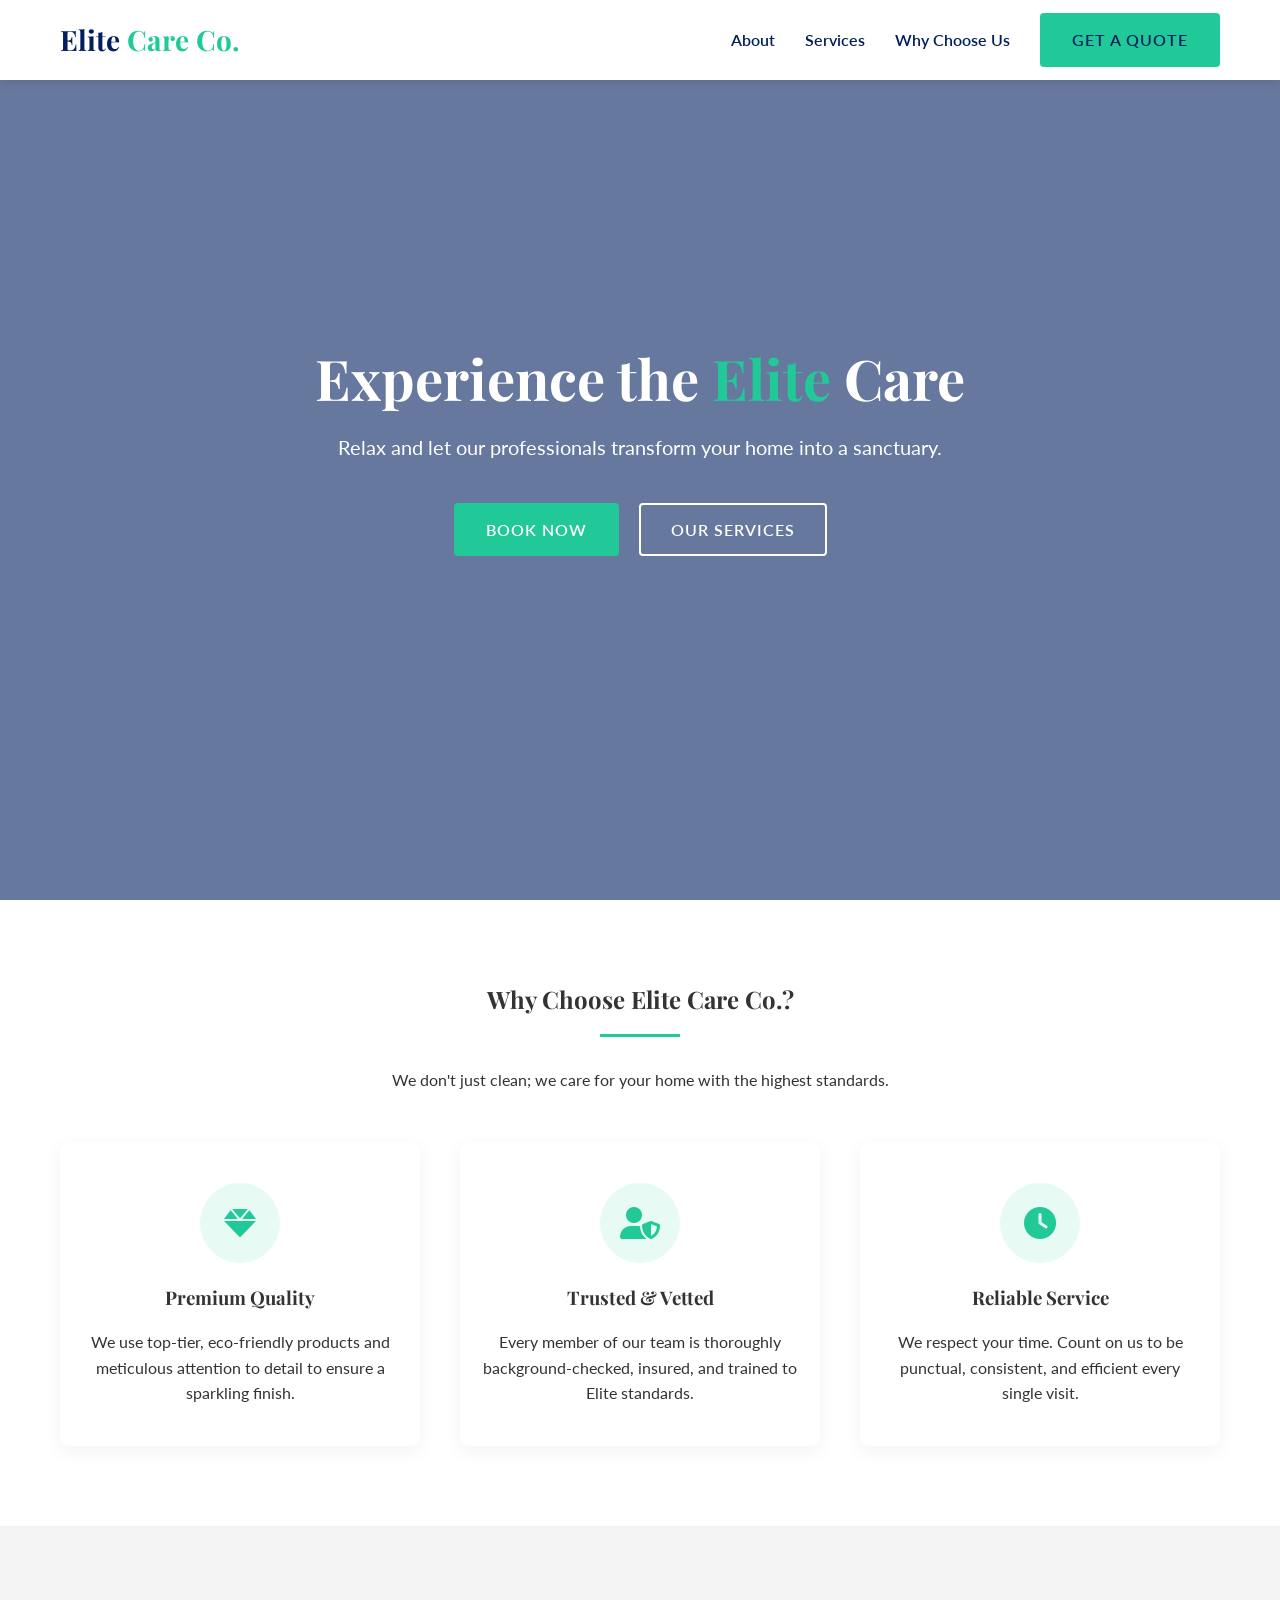
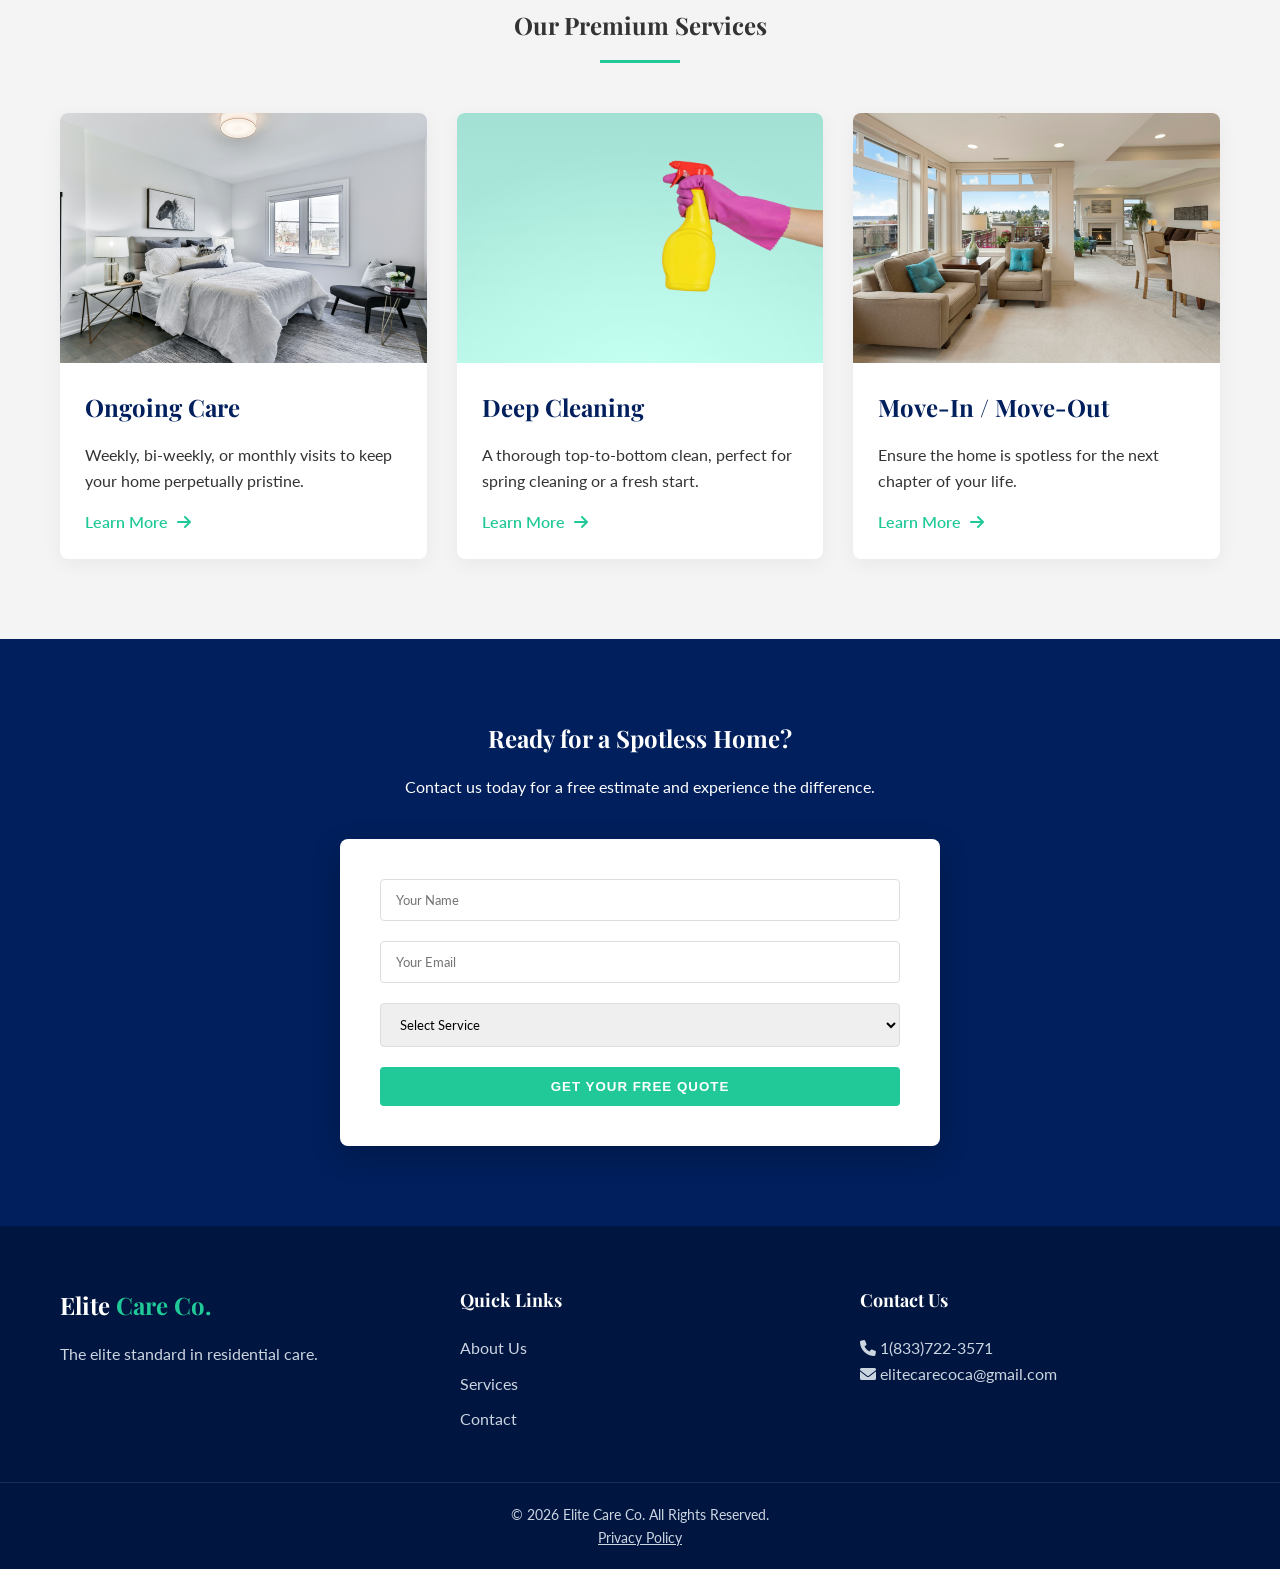
<file: index.html>
<!DOCTYPE html>
<html lang="en">

<head>
    <!-- Google tag (gtag.js) -->
    <script async src="https://www.googletagmanager.com/gtag/js?id=G-FPE8RE31R7"></script>
    <script>
      window.dataLayer = window.dataLayer || [];
      function gtag(){dataLayer.push(arguments);}
      gtag('js', new Date());

      gtag('config', 'G-FPE8RE31R7');
    </script>
    <meta charset="UTF-8">
    <meta name="viewport" content="width=device-width, initial-scale=1.0">
    <meta name="description"
        content="Elite Care Co. - Experience the Elite Standard in Home Cleaning Services. Professional, reliable, and premium care for your home.">
    <title>Elite Care Co. | Premium Home Service</title>
    <link rel="preconnect" href="https://fonts.googleapis.com">
    <link rel="preconnect" href="https://fonts.gstatic.com" crossorigin>
    <link
        href="https://fonts.googleapis.com/css2?family=Playfair+Display:wght@400;600;700&family=Lato:wght@300;400;700&display=swap"
        rel="stylesheet">
    <link rel="stylesheet" href="css/style.css">
    <link rel="stylesheet" href="https://cdnjs.cloudflare.com/ajax/libs/font-awesome/6.0.0/css/all.min.css"
        integrity="sha512-9usAa10IRO0HhonpyAIVpjrylPvoDwiPUiKdWk5t3PyolY1cOd4DSE0Ga+ri4AuTroPR5aQvXU9xC6qOPnzFeg=="
        crossorigin="anonymous" referrerpolicy="no-referrer" />
</head>

<body>

    <!-- Navigation -->
    <header class="site-header">
        <div class="container header-container">
            <div class="logo">
                <a href="#">Elite <span>Care Co.</span></a>
            </div>
            <nav class="main-nav">
                <ul>
                    <li><a href="about.html">About</a></li>
                    <li><a href="#services">Services</a></li>
                    <li><a href="#why-us">Why Choose Us</a></li>
                    <li><a href="quote.html" class="btn btn-primary">Get a Quote</a></li>
                </ul>
            </nav>
            <div class="mobile-menu-toggle">
                <i class="fas fa-bars"></i>
            </div>
        </div>
    </header>

    <!-- Hero Section -->
    <section class="hero">
        <div class="hero-overlay"></div>
        <div class="container hero-content">
            <h1 class="animate-fade-up">Experience the <span class="text-gold">Elite</span> Care</h1>
            <p class="animate-fade-up delay-1">Relax and let our professionals transform your home into a sanctuary.</p>
            <div class="hero-buttons animate-fade-up delay-2">
                <a href="quote.html" class="btn btn-primary">Book Now</a>
                <a href="#services" class="btn btn-outline">Our Services</a>
            </div>
        </div>
    </section>

    <!-- Why Choose Us -->
    <section id="why-us" class="section why-choose-us">
        <div class="container">
            <div class="section-header text-center">
                <h2>Why Choose Elite Care Co.?</h2>
                <div class="divider"></div>
                <p>We don't just clean; we care for your home with the highest standards.</p>
            </div>
            <div class="features-grid">
                <div class="feature-card">
                    <div class="icon-box">
                        <i class="fas fa-gem"></i>
                    </div>
                    <h3>Premium Quality</h3>
                    <p>We use top-tier, eco-friendly products and meticulous attention to detail to ensure a sparkling
                        finish.</p>
                </div>
                <div class="feature-card">
                    <div class="icon-box">
                        <i class="fas fa-user-shield"></i>
                    </div>
                    <h3>Trusted & Vetted</h3>
                    <p>Every member of our team is thoroughly background-checked, insured, and trained to Elite
                        standards.</p>
                </div>
                <div class="feature-card">
                    <div class="icon-box">
                        <i class="fas fa-clock"></i>
                    </div>
                    <h3>Reliable Service</h3>
                    <p>We respect your time. Count on us to be punctual, consistent, and efficient every single visit.
                    </p>
                </div>
            </div>
        </div>
    </section>

    <!-- Services -->
    <section id="services" class="section services-section bg-light">
        <div class="container">
            <div class="section-header text-center">
                <h2>Our Premium Services</h2>
                <div class="divider"></div>
            </div>
            <div class="services-grid">
                <!-- Service 1 -->
                <div class="service-card animate-fade-up">
                    <div class="service-image" style="background-image: url('images/service-ongoing.jpg');">
                    </div>
                    <div class="service-content">
                        <h3>Ongoing Care</h3>
                        <p>Weekly, bi-weekly, or monthly visits to keep your home perpetually pristine.</p>
                        <a href="#contact" class="read-more">Learn More <i class="fas fa-arrow-right"></i></a>
                    </div>
                </div>
                <!-- Service 2 -->
                <div class="service-card animate-fade-up delay-1">
                    <div class="service-image" style="background-image: url('images/service-deep.jpg')">
                    </div>
                    <div class="service-content">
                        <h3>Deep Cleaning</h3>
                        <p>A thorough top-to-bottom clean, perfect for spring cleaning or a fresh start.</p>
                        <a href="#contact" class="read-more">Learn More <i class="fas fa-arrow-right"></i></a>
                    </div>
                </div>
                <!-- Service 3 -->
                <div class="service-card animate-fade-up delay-2">
                    <div class="service-image" style="background-image: url('images/service-move.jpg');">
                    </div>
                    <div class="service-content">
                        <h3>Move-In / Move-Out</h3>
                        <p>Ensure the home is spotless for the next chapter of your life.</p>
                        <a href="#contact" class="read-more">Learn More <i class="fas fa-arrow-right"></i></a>
                    </div>
                </div>
            </div>
        </div>
    </section>

    <!-- Call to Action / Contact -->
    <section id="contact" class="section cta-section">
        <div class="container">
            <div class="cta-content">
                <h2>Ready for a Spotless Home?</h2>
                <p>Contact us today for a free estimate and experience the difference.</p>
                <form class="contact-form" name="contact" method="POST" data-netlify="true">
                    <div class="form-group">
                        <input type="text" name="name" placeholder="Your Name" required>
                    </div>
                    <div class="form-group">
                        <input type="email" name="email" placeholder="Your Email" required>
                    </div>
                    <div class="form-group">
                        <select name="service">
                            <option value="">Select Service</option>
                            <option value="ongoing">Ongoing Cleaning</option>
                            <option value="deep">Deep Clean</option>
                            <option value="move">Move-In/Out</option>
                        </select>
                    </div>
                    <button type="submit" class="btn btn-gold">Get Your Free Quote</button>
                </form>
            </div>
        </div>
    </section>

    <!-- Footer -->
    <footer class="site-footer">
        <div class="container footer-content">
            <div class="footer-col">
                <h3>Elite <span>Care Co.</span></h3>
                <p>The elite standard in residential care.</p>
            </div>
            <div class="footer-col">
                <h4>Quick Links</h4>
                <ul>
                    <li><a href="#about">About Us</a></li>
                    <li><a href="#services">Services</a></li>
                    <li><a href="#contact">Contact</a></li>
                </ul>
            </div>
            <div class="footer-col">
                <h4>Contact Us</h4>
                <p><i class="fas fa-phone"></i> 1(833)722-3571</p>
                <p><i class="fas fa-envelope"></i> elitecarecoca@gmail.com</p>
            </div>
        </div>
        <div class="footer-bottom">
            <p>&copy; 2026 Elite Care Co. All Rights Reserved.</p>
            <a href="privacy.html" class="privacy-btn">Privacy Policy</a>
        </div>
    </footer>

    <script src="js/main.js"></script>
</body>

</html>
</file>
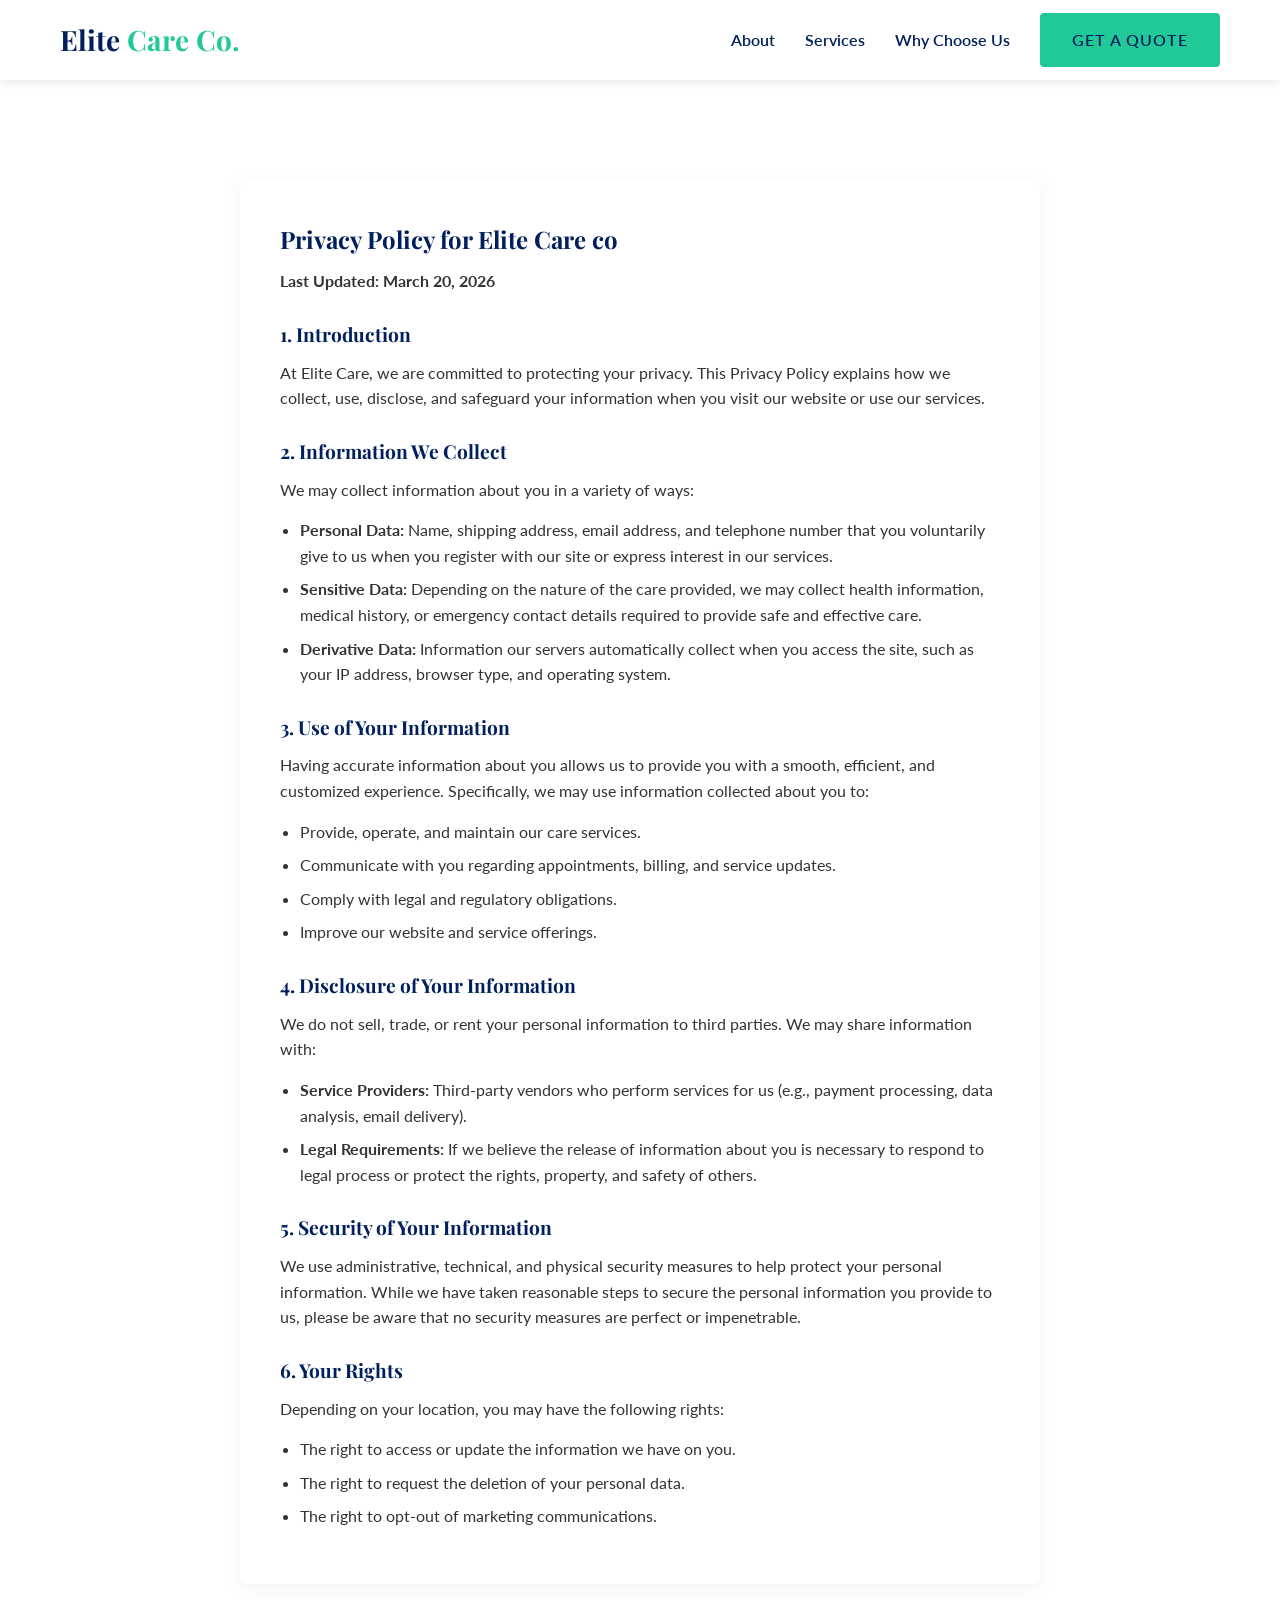
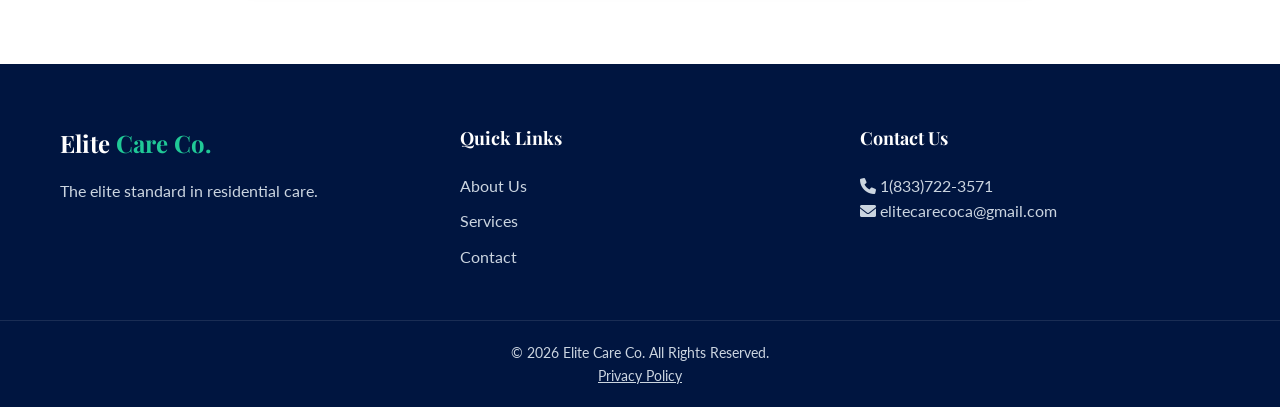
<file: privacy.html>
<!DOCTYPE html>
<html lang="en">
<head>
    <!-- Google tag (gtag.js) -->
    <script async src="https://www.googletagmanager.com/gtag/js?id=G-FPE8RE31R7"></script>
    <script>
      window.dataLayer = window.dataLayer || [];
      function gtag(){dataLayer.push(arguments);}
      gtag('js', new Date());
      gtag('config', 'G-FPE8RE31R7');
    </script>
    <meta charset="UTF-8">
    <meta name="viewport" content="width=device-width, initial-scale=1.0">
    <meta name="description" content="Privacy Policy for Elite Care Co.">
    <title>Privacy Policy | Elite Care Co.</title>
    <link rel="preconnect" href="https://fonts.googleapis.com">
    <link rel="preconnect" href="https://fonts.gstatic.com" crossorigin>
    <link href="https://fonts.googleapis.com/css2?family=Playfair+Display:wght@400;600;700&family=Lato:wght@300;400;700&display=swap" rel="stylesheet">
    <link rel="stylesheet" href="css/style.css">
    <link rel="stylesheet" href="https://cdnjs.cloudflare.com/ajax/libs/font-awesome/6.0.0/css/all.min.css" integrity="sha512-9usAa10IRO0HhonpyAIVpjrylPvoDwiPUiKdWk5t3PyolY1cOd4DSE0Ga+ri4AuTroPR5aQvXU9xC6qOPnzFeg==" crossorigin="anonymous" referrerpolicy="no-referrer" />
</head>
<body>
    <header class="site-header">
        <div class="container header-container">
            <div class="logo">
                <a href="index.html">Elite <span>Care Co.</span></a>
            </div>
            <nav class="main-nav">
                <ul>
                    <li><a href="about.html">About</a></li>
                    <li><a href="index.html#services">Services</a></li>
                    <li><a href="index.html#why-us">Why Choose Us</a></li>
                    <li><a href="quote.html" class="btn btn-primary">Get a Quote</a></li>
                </ul>
            </nav>
            <div class="mobile-menu-toggle">
                <i class="fas fa-bars"></i>
            </div>
        </div>
    </header>

    <section class="section" style="margin-top: 100px;">
        <div class="container" style="max-width: 800px; margin: 0 auto; padding: 40px; background: #fff; border-radius: 8px; box-shadow: 0 4px 20px rgba(0,0,0,0.05);">
            <h2 style="color: var(--primary-color); margin-bottom: 10px;">Privacy Policy for Elite Care co</h2>
            <p><strong>Last Updated: March 20, 2026</strong></p>
            
            <h3 style="color: var(--primary-color); margin-top: 25px; margin-bottom: 10px; font-size: 1.2rem;">1. Introduction</h3>
            <p style="margin-bottom: 15px; line-height: 1.6;">At Elite Care, we are committed to protecting your privacy. This Privacy Policy explains how we collect, use, disclose, and safeguard your information when you visit our website or use our services.</p>
            
            <h3 style="color: var(--primary-color); margin-top: 25px; margin-bottom: 10px; font-size: 1.2rem;">2. Information We Collect</h3>
            <p style="margin-bottom: 15px; line-height: 1.6;">We may collect information about you in a variety of ways:</p>
            <ul style="list-style-type: disc; margin-left: 20px; margin-bottom: 15px; line-height: 1.6;">
                <li style="margin-bottom: 8px;"><strong>Personal Data:</strong> Name, shipping address, email address, and telephone number that you voluntarily give to us when you register with our site or express interest in our services.</li>
                <li style="margin-bottom: 8px;"><strong>Sensitive Data:</strong> Depending on the nature of the care provided, we may collect health information, medical history, or emergency contact details required to provide safe and effective care.</li>
                <li style="margin-bottom: 8px;"><strong>Derivative Data:</strong> Information our servers automatically collect when you access the site, such as your IP address, browser type, and operating system.</li>
            </ul>
            
            <h3 style="color: var(--primary-color); margin-top: 25px; margin-bottom: 10px; font-size: 1.2rem;">3. Use of Your Information</h3>
            <p style="margin-bottom: 15px; line-height: 1.6;">Having accurate information about you allows us to provide you with a smooth, efficient, and customized experience. Specifically, we may use information collected about you to:</p>
            <ul style="list-style-type: disc; margin-left: 20px; margin-bottom: 15px; line-height: 1.6;">
                <li style="margin-bottom: 8px;">Provide, operate, and maintain our care services.</li>
                <li style="margin-bottom: 8px;">Communicate with you regarding appointments, billing, and service updates.</li>
                <li style="margin-bottom: 8px;">Comply with legal and regulatory obligations.</li>
                <li style="margin-bottom: 8px;">Improve our website and service offerings.</li>
            </ul>
            
            <h3 style="color: var(--primary-color); margin-top: 25px; margin-bottom: 10px; font-size: 1.2rem;">4. Disclosure of Your Information</h3>
            <p style="margin-bottom: 15px; line-height: 1.6;">We do not sell, trade, or rent your personal information to third parties. We may share information with:</p>
            <ul style="list-style-type: disc; margin-left: 20px; margin-bottom: 15px; line-height: 1.6;">
                <li style="margin-bottom: 8px;"><strong>Service Providers:</strong> Third-party vendors who perform services for us (e.g., payment processing, data analysis, email delivery).</li>
                <li style="margin-bottom: 8px;"><strong>Legal Requirements:</strong> If we believe the release of information about you is necessary to respond to legal process or protect the rights, property, and safety of others.</li>
            </ul>
            
            <h3 style="color: var(--primary-color); margin-top: 25px; margin-bottom: 10px; font-size: 1.2rem;">5. Security of Your Information</h3>
            <p style="margin-bottom: 15px; line-height: 1.6;">We use administrative, technical, and physical security measures to help protect your personal information. While we have taken reasonable steps to secure the personal information you provide to us, please be aware that no security measures are perfect or impenetrable.</p>
            
            <h3 style="color: var(--primary-color); margin-top: 25px; margin-bottom: 10px; font-size: 1.2rem;">6. Your Rights</h3>
            <p style="margin-bottom: 15px; line-height: 1.6;">Depending on your location, you may have the following rights:</p>
            <ul style="list-style-type: disc; margin-left: 20px; margin-bottom: 15px; line-height: 1.6;">
                <li style="margin-bottom: 8px;">The right to access or update the information we have on you.</li>
                <li style="margin-bottom: 8px;">The right to request the deletion of your personal data.</li>
                <li style="margin-bottom: 8px;">The right to opt-out of marketing communications.</li>
            </ul>
        </div>
    </section>

    <!-- Footer -->
    <footer class="site-footer">
        <div class="container footer-content">
            <div class="footer-col">
                <h3>Elite <span>Care Co.</span></h3>
                <p>The elite standard in residential care.</p>
            </div>
            <div class="footer-col">
                <h4>Quick Links</h4>
                <ul>
                    <li><a href="about.html">About Us</a></li>
                    <li><a href="index.html#services">Services</a></li>
                    <li><a href="quote.html">Contact</a></li>
                </ul>
            </div>
            <div class="footer-col">
                <h4>Contact Us</h4>
                <p><i class="fas fa-phone"></i> 1(833)722-3571</p>
                <p><i class="fas fa-envelope"></i> elitecarecoca@gmail.com</p>
            </div>
        </div>
        <div class="footer-bottom">
            <p>&copy; 2026 Elite Care Co. All Rights Reserved.</p>
            <a href="privacy.html" class="privacy-btn">Privacy Policy</a>
        </div>
    </footer>

    <script src="js/main.js"></script>
</body>
</html>
</file>
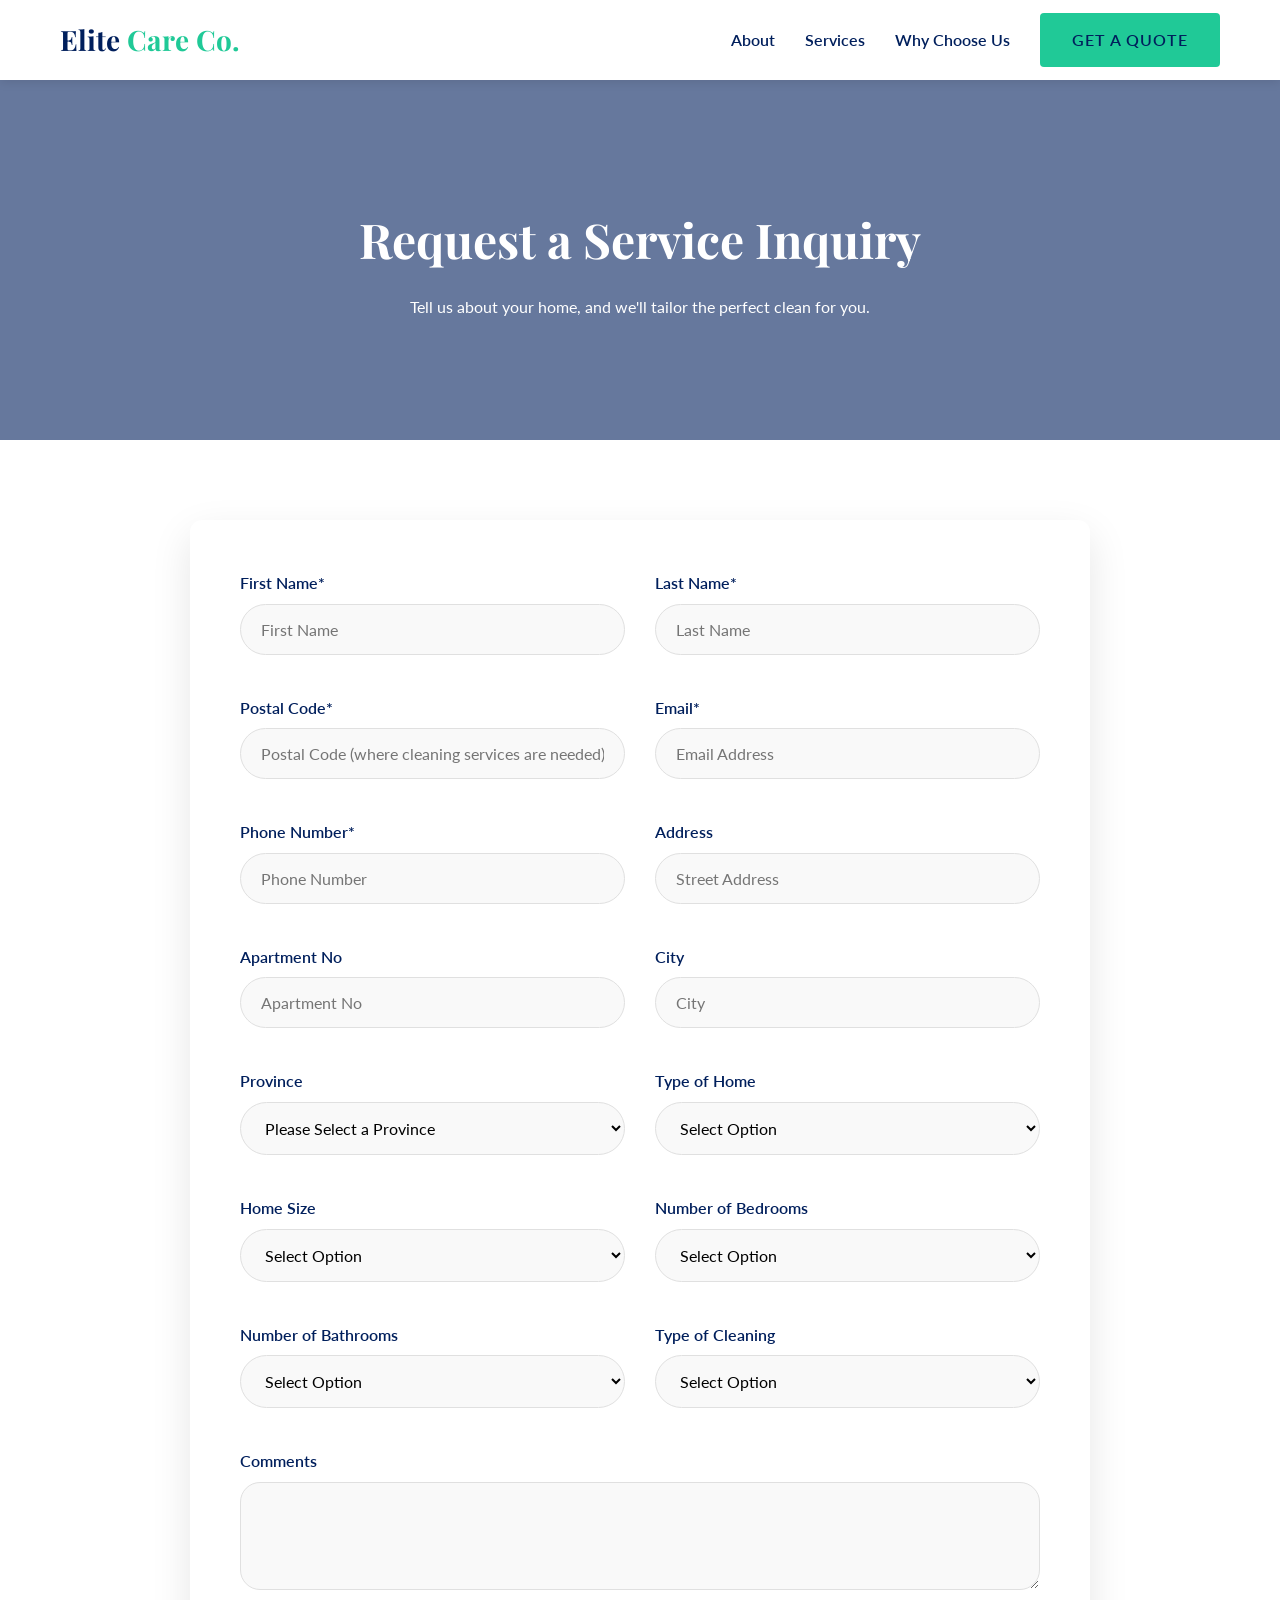
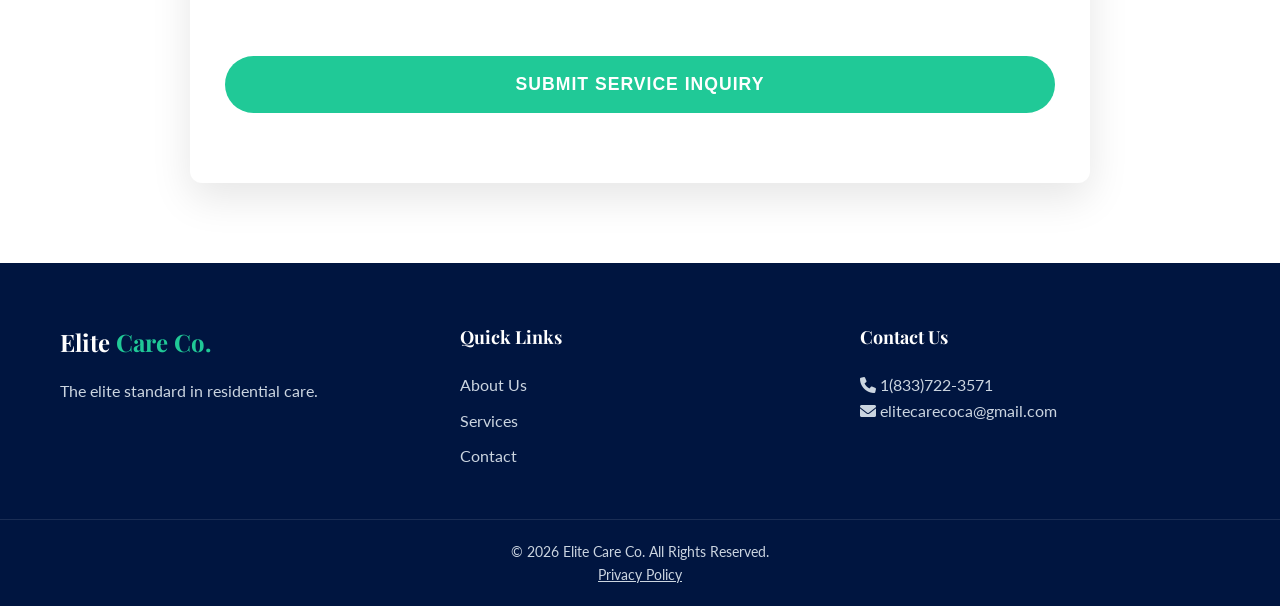
<file: quote.html>
<!DOCTYPE html>
<html lang="en">

<head>
    <!-- Google tag (gtag.js) -->
    <script async src="https://www.googletagmanager.com/gtag/js?id=G-FPE8RE31R7"></script>
    <script>
      window.dataLayer = window.dataLayer || [];
      function gtag(){dataLayer.push(arguments);}
      gtag('js', new Date());

      gtag('config', 'G-FPE8RE31R7');
    </script>
    <meta charset="UTF-8">
    <meta name="viewport" content="width=device-width, initial-scale=1.0">
    <meta name="description"
        content="Request a detailed quote for Elite Care Co. services. Customize your care plan to fit your home and lifestyle.">
    <title>Get a Quote | Elite Care Co.</title>
    <link rel="preconnect" href="https://fonts.googleapis.com">
    <link rel="preconnect" href="https://fonts.gstatic.com" crossorigin>
    <link
        href="https://fonts.googleapis.com/css2?family=Playfair+Display:wght@400;600;700&family=Lato:wght@300;400;700&display=swap"
        rel="stylesheet">
    <link rel="stylesheet" href="css/style.css">
    <link rel="stylesheet" href="https://cdnjs.cloudflare.com/ajax/libs/font-awesome/6.0.0/css/all.min.css"
        integrity="sha512-9usAa10IRO0HhonpyAIVpjrylPvoDwiPUiKdWk5t3PyolY1cOd4DSE0Ga+ri4AuTroPR5aQvXU9xC6qOPnzFeg=="
        crossorigin="anonymous" referrerpolicy="no-referrer" />
</head>

<body>

    <!-- Navigation -->
    <header class="site-header">
        <div class="container header-container">
            <div class="logo">
                <a href="index.html">Elite <span>Care Co.</span></a>
            </div>
            <nav class="main-nav">
                <ul>
                    <li><a href="about.html">About</a></li>
                    <li><a href="index.html#services">Services</a></li>
                    <li><a href="index.html#why-us">Why Choose Us</a></li>
                    <li><a href="quote.html" class="btn btn-primary active">Get a Quote</a></li>
                </ul>
            </nav>
            <div class="mobile-menu-toggle">
                <i class="fas fa-bars"></i>
            </div>
        </div>
    </header>

    <!-- Page Header -->
    <section class="page-header quote-header">
        <div class="hero-overlay"></div>
        <div class="container page-header-content">
            <h1 class="animate-fade-up">Request a Service Inquiry</h1>
            <p class="animate-fade-up delay-1">Tell us about your home, and we'll tailor the perfect clean for you.</p>
        </div>
    </section>

    <!-- Quote Form Section -->
    <section class="section quote-section">
        <div class="container">
            <form class="detailed-quote-form animate-fade-up" name="quote" method="POST" data-netlify="true">

                <!-- Personal Info -->
                <div class="form-row">
                    <div class="form-group half">
                        <label for="first-name">First Name*</label>
                        <input type="text" id="first-name" name="first_name" placeholder="First Name" required>
                    </div>
                    <div class="form-group half">
                        <label for="last-name">Last Name*</label>
                        <input type="text" id="last-name" name="last_name" placeholder="Last Name" required>
                    </div>
                </div>

                <div class="form-row">
                    <div class="form-group half">
                        <label for="postal-code">Postal Code*</label>
                        <input type="text" id="postal-code" name="postal_code"
                            placeholder="Postal Code (where cleaning services are needed)" required>
                    </div>
                    <div class="form-group half">
                        <label for="email">Email*</label>
                        <input type="email" id="email" name="email" placeholder="Email Address" required>
                    </div>
                </div>

                <div class="form-row">
                    <div class="form-group half">
                        <label for="phone">Phone Number*</label>
                        <input type="tel" id="phone" name="phone" placeholder="Phone Number" required>
                    </div>
                    <div class="form-group half">
                        <label for="address">Address</label>
                        <input type="text" id="address" name="address" placeholder="Street Address">
                    </div>
                </div>

                <div class="form-row">
                    <div class="form-group half">
                        <label for="apartment">Apartment No</label>
                        <input type="text" id="apartment" name="apartment" placeholder="Apartment No">
                    </div>
                    <div class="form-group half">
                        <label for="city">City</label>
                        <input type="text" id="city" name="city" placeholder="City">
                    </div>
                </div>

                <!-- Dropdowns -->
                <div class="form-row">
                    <div class="form-group half">
                        <label for="province">Province</label>
                        <select id="province" name="province">
                            <option value="">Please Select a Province</option>
                            <option value="ON">Ontario</option>
                            <option value="BC">British Columbia</option>
                            <option value="AB">Alberta</option>
                            <option value="QC">Quebec</option>
                            <!-- Add others as needed -->
                        </select>
                    </div>
                    <div class="form-group half">
                        <label for="home-type">Type of Home</label>
                        <select id="home-type" name="home_type">
                            <option value="">Select Option</option>
                            <option value="House">House</option>
                            <option value="Apartment">Apartment</option>
                            <option value="Condo">Condo</option>
                            <option value="Townhome">Townhome</option>
                        </select>
                    </div>
                </div>

                <div class="form-row">
                    <div class="form-group half">
                        <label for="home-size">Home Size</label>
                        <select id="home-size" name="home_size">
                            <option value="">Select Option</option>
                            <option value="Under 1000 sq. ft.">Under 1000 sq. ft.</option>
                            <option value="1001 - 1500 sq. ft.">1001 - 1500 sq. ft.</option>
                            <option value="1501 - 2000 sq. ft.">1501 - 2000 sq. ft.</option>
                            <option value="2001 - 2500 sq. ft.">2001 - 2500 sq. ft.</option>
                            <option value="Over 2500 sq. ft.">Over 2500 sq. ft.</option>
                        </select>
                    </div>
                    <div class="form-group half">
                        <label for="bedrooms">Number of Bedrooms</label>
                        <select id="bedrooms" name="bedrooms">
                            <option value="">Select Option</option>
                            <option value="1">1</option>
                            <option value="2">2</option>
                            <option value="3">3</option>
                            <option value="4">4</option>
                            <option value="5+">5+</option>
                        </select>
                    </div>
                </div>

                <div class="form-row">
                    <div class="form-group half">
                        <label for="bathrooms">Number of Bathrooms</label>
                        <select id="bathrooms" name="bathrooms">
                            <option value="">Select Option</option>
                            <option value="1">1</option>
                            <option value="1.5">1.5</option>
                            <option value="2">2</option>
                            <option value="2.5">2.5</option>
                            <option value="3+">3+</option>
                        </select>
                    </div>
                    <div class="form-group half">
                        <label for="cleaning-type">Type of Cleaning</label>
                        <select id="cleaning-type" name="cleaning_type">
                            <option value="">Select Option</option>
                            <option value="Weekly">Weekly</option>
                            <option value="Bi-Weekly">Bi-Weekly</option>
                            <option value="Monthly">Monthly</option>
                            <option value="One-Time">One-Time</option>
                            <option value="Move-In/Out">Move-In/Out</option>
                        </select>
                    </div>
                </div>

                <div class="form-row">
                    <div class="form-group full">
                        <label for="comments">Comments</label>
                        <textarea id="comments" name="comments" rows="4"></textarea>
                    </div>
                </div>

                <div class="form-row">
                    <button type="submit" class="btn btn-gold submit-btn">Submit Service Inquiry</button>
                </div>

            </form>
        </div>
    </section>

    <!-- Footer -->
    <footer class="site-footer">
        <div class="container footer-content">
            <div class="footer-col">
                <h3>Elite <span>Care Co.</span></h3>
                <p>The elite standard in residential care.</p>
            </div>
            <div class="footer-col">
                <h4>Quick Links</h4>
                <ul>
                    <li><a href="about.html">About Us</a></li>
                    <li><a href="index.html#services">Services</a></li>
                    <li><a href="quote.html">Contact</a></li>
                </ul>
            </div>
            <div class="footer-col">
                <h4>Contact Us</h4>
                <p><i class="fas fa-phone"></i> 1(833)722-3571</p>
                <p><i class="fas fa-envelope"></i> elitecarecoca@gmail.com</p>
            </div>
        </div>
        <div class="footer-bottom">
            <p>&copy; 2026 Elite Care Co. All Rights Reserved.</p>
            <a href="privacy.html" class="privacy-btn">Privacy Policy</a>
        </div>
    </footer>

    <script src="js/main.js"></script>
</body>

</html>
</file>
<file: css/style.css>
/* Elite Cleaning - Premium Styles */

:root {
    --primary-color: #001f5c;
    /* Deep Navy Blue */
    --secondary-color: #20c997;
    /* Teal/Cyan from logo */
    --accent-color: #f4f4f4;
    /* Light Grey */
    --text-dark: #333333;
    --text-light: #ffffff;
    --font-heading: 'Playfair Display', serif;
    --font-body: 'Lato', sans-serif;
    --transition: all 0.3s ease;
}

* {
    margin: 0;
    padding: 0;
    box-sizing: border-box;
}

body {
    font-family: var(--font-body);
    line-height: 1.6;
    color: var(--text-dark);
    background-color: #fff;
}

h1,
h2,
h3,
h4 {
    font-family: var(--font-heading);
    margin-bottom: 1rem;
    font-weight: 700;
}

a {
    text-decoration: none;
    color: inherit;
    transition: var(--transition);
}

ul {
    list-style: none;
}

img {
    max-width: 100%;
    display: block;
}

/* Utilities */
.container {
    max-width: 1200px;
    margin: 0 auto;
    padding: 0 20px;
}

.text-center {
    text-align: center;
}

.text-gold {
    color: var(--secondary-color);
}

.bg-light {
    background-color: var(--accent-color);
}

.btn {
    display: inline-block;
    padding: 12px 30px;
    border-radius: 4px;
    font-weight: 600;
    text-transform: uppercase;
    letter-spacing: 1px;
    cursor: pointer;
    border: 2px solid transparent;
    transition: var(--transition);
}

.btn-primary {
    background-color: var(--secondary-color);
    color: var(--text-light);
}

.btn-primary:hover {
    background-color: #b39028;
    transform: translateY(-2px);
}

.btn-outline {
    border-color: var(--text-light);
    color: var(--text-light);
}

.btn-outline:hover {
    background-color: var(--text-light);
    color: var(--primary-color);
}

.btn-gold {
    background-color: var(--secondary-color);
    color: var(--text-light);
    border: none;
    width: 100%;
}

.btn-gold:hover {
    background-color: #b39028;
}

.divider {
    height: 3px;
    width: 80px;
    background-color: var(--secondary-color);
    margin: 10px auto 30px;
}

/* Header */
.site-header {
    background-color: #fff;
    box-shadow: 0 2px 10px rgba(0, 0, 0, 0.1);
    position: fixed;
    width: 100%;
    top: 0;
    z-index: 1000;
    height: 80px;
    display: flex;
    align-items: center;
}

.header-container {
    display: flex;
    justify-content: space-between;
    align-items: center;
    width: 100%;
}

.logo a {
    font-family: var(--font-heading);
    font-size: 28px;
    font-weight: 700;
    color: var(--primary-color);
}

.logo span {
    color: var(--secondary-color);
}

.main-nav ul {
    display: flex;
    align-items: center;
    gap: 30px;
}

.main-nav a {
    font-weight: 600;
    color: var(--primary-color);
    position: relative;
}

.main-nav a:not(.btn)::after {
    content: '';
    position: absolute;
    width: 0;
    height: 2px;
    bottom: -5px;
    left: 0;
    background-color: var(--secondary-color);
    transition: var(--transition);
}

.main-nav a:not(.btn):hover::after {
    width: 100%;
}

.mobile-menu-toggle {
    display: none;
    font-size: 24px;
    cursor: pointer;
    color: var(--primary-color);
}

/* Hero Section */
.hero {
    height: 100vh;
    background-image: url('https://images.unsplash.com/photo-1600585154340-be6161a56a0c?ixlib=rb-4.0.3&auto=format&fit=crop&w=1600&q=80');
    /* Luxury Living Room */
    background-size: cover;
    background-position: center;
    position: relative;
    display: flex;
    align-items: center;
    justify-content: center;
    text-align: center;
    color: var(--text-light);
    margin-top: 0;
    /* Header is fixed */
}

.hero-overlay {
    position: absolute;
    top: 0;
    left: 0;
    width: 100%;
    height: 100%;
    background: rgba(0, 31, 92, 0.6);
    /* Navy overlay */
    z-index: 1;
}

.hero-content {
    position: relative;
    z-index: 2;
    max-width: 800px;
}

.hero h1 {
    font-size: 3.5rem;
    margin-bottom: 20px;
    line-height: 1.2;
}

.hero p {
    font-size: 1.25rem;
    margin-bottom: 40px;
    opacity: 0.9;
}

.hero-buttons {
    display: flex;
    justify-content: center;
    gap: 20px;
}

/* Sections */
.section {
    padding: 80px 0;
}

/* Why Choose Us */
.features-grid {
    display: grid;
    grid-template-columns: repeat(auto-fit, minmax(300px, 1fr));
    gap: 40px;
    margin-top: 50px;
}

.feature-card {
    text-align: center;
    padding: 40px 20px;
    background: #fff;
    border-radius: 8px;
    box-shadow: 0 5px 20px rgba(0, 0, 0, 0.05);
    transition: var(--transition);
}

.feature-card:hover {
    transform: translateY(-10px);
    box-shadow: 0 15px 30px rgba(0, 0, 0, 0.1);
}

.icon-box {
    width: 80px;
    height: 80px;
    background-color: rgba(32, 201, 151, 0.1);
    color: var(--secondary-color);
    border-radius: 50%;
    display: flex;
    align-items: center;
    justify-content: center;
    font-size: 32px;
    margin: 0 auto 20px;
}

/* Services */
.services-grid {
    display: grid;
    grid-template-columns: repeat(auto-fit, minmax(320px, 1fr));
    gap: 30px;
    margin-top: 50px;
}

.service-card {
    background: #fff;
    border-radius: 8px;
    overflow: hidden;
    box-shadow: 0 5px 20px rgba(0, 0, 0, 0.05);
    transition: var(--transition);
}

.service-card:hover {
    transform: translateY(-5px);
    box-shadow: 0 15px 30px rgba(0, 0, 0, 0.1);
}

.service-image {
    height: 250px;
    background-size: cover;
    background-position: center;
    background-color: var(--secondary-color);
    /* Fallback if image fails */
}

.service-content {
    padding: 25px;
}

.service-content h3 {
    color: var(--primary-color);
    font-size: 1.5rem;
}

.read-more {
    display: inline-block;
    margin-top: 15px;
    color: var(--secondary-color);
    font-weight: 600;
}

.read-more i {
    margin-left: 5px;
    transition: var(--transition);
}

.read-more:hover i {
    margin-left: 10px;
}

/* CTA Section */
.cta-section {
    background-color: var(--primary-color);
    color: var(--text-light);
    text-align: center;
}

.cta-content {
    max-width: 600px;
    margin: 0 auto;
}

.contact-form {
    background: #fff;
    padding: 40px;
    border-radius: 8px;
    margin-top: 40px;
    text-align: left;
    box-shadow: 0 10px 30px rgba(0, 0, 0, 0.2);
}

.form-group {
    margin-bottom: 20px;
}

.form-group input,
.form-group select {
    width: 100%;
    padding: 12px 15px;
    border: 1px solid #ddd;
    border-radius: 4px;
    font-family: var(--font-body);
}

.form-group input:focus,
.form-group select:focus {
    outline: none;
    border-color: var(--secondary-color);
}

/* Footer */
.site-footer {
    background-color: #001540;
    /* Darker Navy */
    color: #cbd5e0;
    padding: 60px 0 20px;
}

.footer-content {
    display: grid;
    grid-template-columns: repeat(auto-fit, minmax(250px, 1fr));
    gap: 40px;
    margin-bottom: 40px;
}

.footer-col h3 {
    color: #fff;
    font-size: 24px;
}

.footer-col h3 span {
    color: var(--secondary-color);
}

.footer-col h4 {
    color: #fff;
    font-size: 18px;
    margin-bottom: 20px;
}

.footer-col ul li {
    margin-bottom: 10px;
}

.footer-col ul li a:hover {
    color: var(--secondary-color);
}

.footer-bottom {
    text-align: center;
    border-top: 1px solid rgba(255, 255, 255, 0.1);
    padding-top: 20px;
    font-size: 0.9rem;
}

/* Responsive */
@media (max-width: 768px) {
    .site-header {
        height: 70px;
    }

    .main-nav {
        position: fixed;
        top: 70px;
        right: -100%;
        width: 80%;
        height: calc(100vh - 70px);
        background: #fff;
        padding: 40px;
        transition: var(--transition);
        box-shadow: -5px 0 15px rgba(0, 0, 0, 0.05);
    }

    .main-nav.active {
        right: 0;
    }

    .main-nav ul {
        flex-direction: column;
        align-items: flex-start;
    }

    .mobile-menu-toggle {
        display: block;
    }

    .hero h1 {
        font-size: 2.5rem;
    }
}

/* Animations */
.animate-fade-up {
    animation: fadeUp 1s ease forwards;
    opacity: 0;
    transform: translateY(20px);
}

.delay-1 {
    animation-delay: 0.3s;
}

.delay-2 {
    animation-delay: 0.6s;
}

@keyframes fadeUp {
    to {
        opacity: 1;
        transform: translateY(0);
    }
}

/* About Page Styles */
.page-header {
    height: 50vh;
    background-image: url('https://images.unsplash.com/photo-1584622650111-993a426fbf0a?ixlib=rb-4.0.3&auto=format&fit=crop&w=1600&q=80');
    /* Clean Interior */
    background-size: cover;
    background-position: center;
    position: relative;
    display: flex;
    align-items: center;
    justify-content: center;
    text-align: center;
    color: var(--text-light);
    margin-top: 80px;
}

.page-header-content {
    position: relative;
    z-index: 2;
}

.page-header h1 {
    font-size: 3rem;
}

.split-layout {
    display: grid;
    grid-template-columns: 1fr 1fr;
    gap: 60px;
    align-items: center;
}

.about-image {
    position: relative;
}

.about-image img {
    width: 100%;
    border-radius: 8px;
    box-shadow: 0 10px 30px rgba(0, 0, 0, 0.1);
    position: relative;
    z-index: 2;
}

.image-accent {
    position: absolute;
    top: -20px;
    left: -20px;
    width: 100%;
    height: 100%;
    border: 3px solid var(--secondary-color);
    border-radius: 8px;
    z-index: 1;
}

.about-text h2 {
    font-size: 2.5rem;
    color: var(--primary-color);
}

.divider.ml-0 {
    margin-left: 0;
    margin-right: 0;
}

.mission-box {
    background-color: var(--accent-color);
    padding: 20px;
    border-left: 4px solid var(--secondary-color);
    margin-top: 30px;
    border-radius: 0 4px 4px 0;
}

.mission-box h3 {
    margin-bottom: 10px;
    color: var(--primary-color);
}

@media (max-width: 992px) {
    .split-layout {
        grid-template-columns: 1fr;
    }

    .about-image {
        order: -1;
        max-width: 600px;
        margin: 0 auto;
    }
}

/* Detailed Quote Form Styles */
.quote-header {
    background-image: url('https://images.unsplash.com/photo-1527513023157-19bd9482596d?ixlib=rb-4.0.3&auto=format&fit=crop&w=1600&q=80');
    /* Bright Clean Space */
    height: 40vh;
}

.detailed-quote-form {
    max-width: 900px;
    margin: 0 auto;
    background: #fff;
    padding: 50px;
    border-radius: 12px;
    box-shadow: 0 15px 40px rgba(0, 0, 0, 0.1);
    transform: translateY(-50px);
    /* Overlap header */
    position: relative;
    z-index: 10;
}

.form-row {
    display: flex;
    flex-wrap: wrap;
    margin: 0 -15px 20px;
}

.form-group.half {
    width: 50%;
    padding: 0 15px;
}

.form-group.full {
    width: 100%;
    padding: 0 15px;
}

.detailed-quote-form label {
    display: block;
    margin-bottom: 8px;
    font-weight: 600;
    color: var(--primary-color);
}

.detailed-quote-form input,
.detailed-quote-form select,
.detailed-quote-form textarea {
    width: 100%;
    padding: 15px 20px;
    border: 1px solid #e0e0e0;
    border-radius: 50px;
    /* Pill shape for inputs */
    font-family: var(--font-body);
    font-size: 1rem;
    transition: var(--transition);
    background-color: #f9f9f9;
}

.detailed-quote-form textarea {
    border-radius: 20px;
    /* Slighter radius for textarea */
    resize: vertical;
}

.detailed-quote-form input:focus,
.detailed-quote-form select:focus,
.detailed-quote-form textarea:focus {
    outline: none;
    border-color: var(--secondary-color);
    background-color: #fff;
    box-shadow: 0 0 0 3px rgba(32, 201, 151, 0.1);
}

.submit-btn {
    width: 100%;
    padding: 18px;
    font-size: 1.1rem;
    border-radius: 50px;
    margin-top: 20px;
}

@media (max-width: 768px) {
    .detailed-quote-form {
        padding: 30px 20px;
        transform: translateY(0);
        margin-top: -30px;
    }

    .form-group.half {
        width: 100%;
        margin-bottom: 20px;
    }

    .form-row {
        margin-bottom: 0;
    }
}

/* Privacy Policy Modal */
.privacy-btn {
    background: none;
    border: none;
    color: #cbd5e0;
    font-family: var(--font-body);
    font-size: 0.9rem;
    cursor: pointer;
    margin-top: 10px;
    text-decoration: underline;
    transition: var(--transition);
}

.privacy-btn:hover {
    color: var(--secondary-color);
}
</file>
